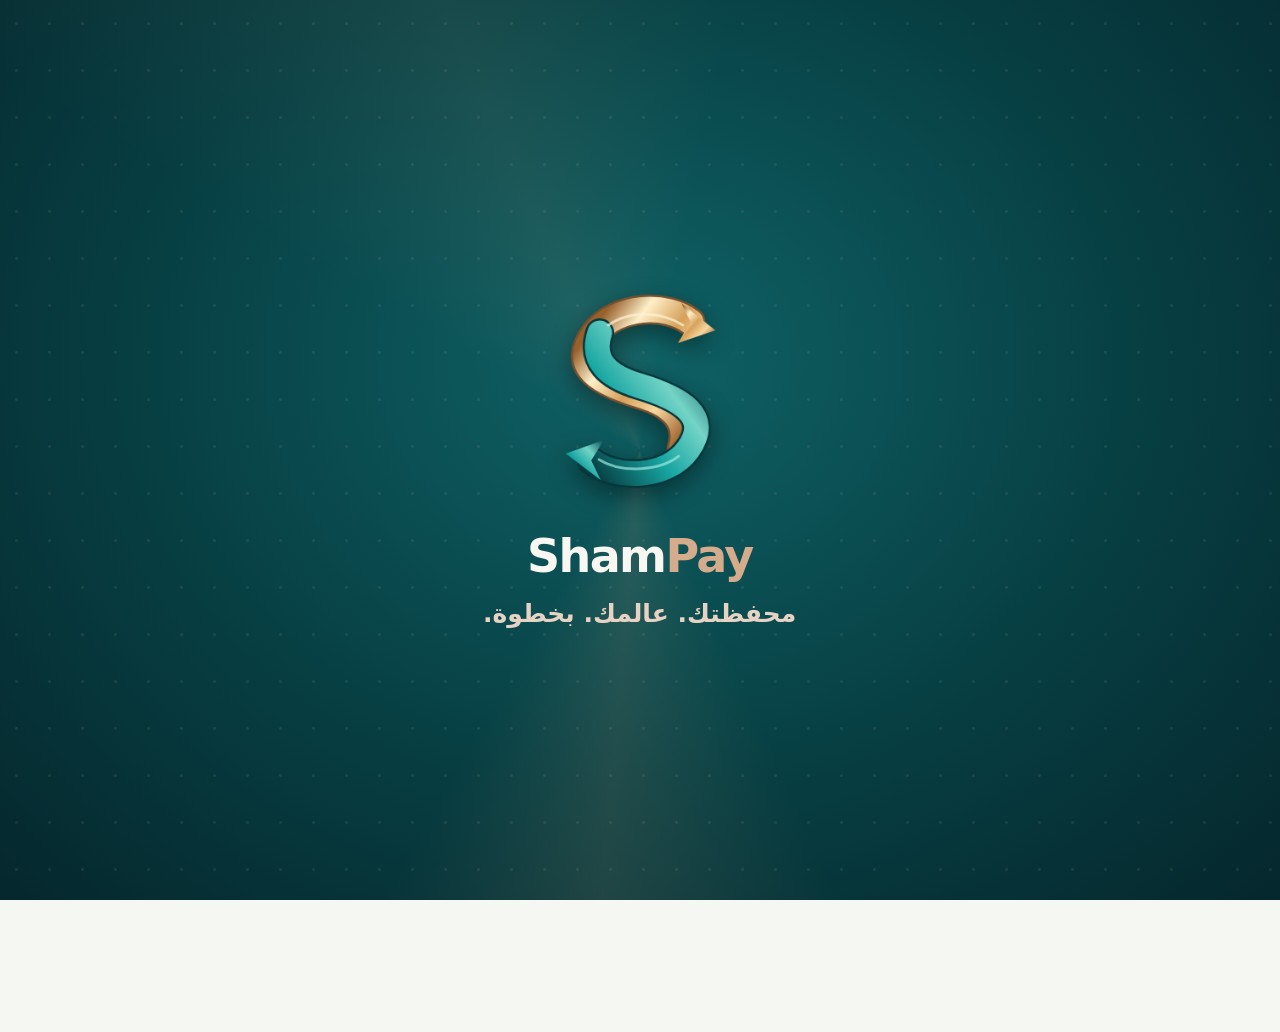
<file: index.html>
<!doctype html><html lang="ar" dir="rtl"><head><meta charset="utf-8"><meta name="viewport" content="width=device-width,initial-scale=1,viewport-fit=cover"><meta name="theme-color" content="#073F43"><meta name="apple-mobile-web-app-capable" content="yes"><title>ShamPay Premium | DEMO</title><link rel="manifest" href="./manifest.webmanifest"><link rel="icon" href="./icon.svg" type="image/svg+xml"><link rel="apple-touch-icon" href="./icon-192.png"><link rel="stylesheet" href="./style.css?v=39.1"></head><body><div id="app"><header class="header"><div class="brand"><span class="logo"><img src="./shampay-mark.svg?v=32" alt="ShamPay"></span><span>Sham<b>Pay</b></span><span class="demo">DEMO</span></div><div class="header-actions"><button id="headerNotifications" type="button" data-action="notifications" aria-label="الإشعارات" hidden></button><button id="language" aria-label="Language">EN</button><button id="theme" aria-label="Theme">☾</button></div></header><div id="notice" class="notice"></div><main id="content"><section class="boot-fallback" role="status"><h1>أهلاً بك في شام باي</h1><p>جاري تشغيل المحفظة التجريبية…</p><p class="boot-help">إذا بقيت هذه الشاشة، يرجى إعادة فتح التطبيق أو إبلاغ فريق الاختبار.</p></section></main><nav id="nav" class="nav hidden"></nav></div><div id="toast" class="toast" role="status"></div><div id="splash" class="splash" role="status" aria-label="شاشة بداية شام باي"><div class="splash-particles" aria-hidden="true"></div><svg class="splash-art flow-exact-logo" xmlns="http://www.w3.org/2000/svg" viewBox="0 0 300 300" aria-hidden="true"><defs><linearGradient id="metalGold" x1=".1" y1=".1" x2=".9" y2=".9"><stop stop-color="#98612C"/><stop offset=".23" stop-color="#FFF0C9"/><stop offset=".49" stop-color="#D6A25C"/><stop offset=".74" stop-color="#F9D79E"/><stop offset="1" stop-color="#A56B35"/></linearGradient><linearGradient id="metalTeal" x1="0" y1="1" x2="1" y2="0"><stop stop-color="#063B40"/><stop offset=".38" stop-color="#18A6A2"/><stop offset=".67" stop-color="#74D4C7"/><stop offset="1" stop-color="#064B52"/></linearGradient></defs><g class="exact-strokes" fill="none" stroke-linecap="round" stroke-linejoin="round"><g class="exact-gold"><path d="M 209 68 C 181 46 122 48 96 82 C 67 122 102 139 153 155 C 188 166 208 186 198 218" stroke="#77502F" stroke-width="35"/><path d="M 209 68 C 181 46 122 48 96 82 C 67 122 102 139 153 155 C 188 166 208 186 198 218" stroke="url(#metalGold)" stroke-width="30"/></g><g class="exact-teal"><path d="M 92 231 C 121 254 181 253 206 218 C 234 179 198 158 148 143 C 112 132 91 114 102 81" stroke="#06373C" stroke-width="34"/><path d="M 92 231 C 121 254 181 253 206 218 C 234 179 198 158 148 143 C 112 132 91 114 102 81" stroke="url(#metalTeal)" stroke-width="29"/></g></g><g class="exact-gold"><path d="M 198 46 L 238 78 L 194 93 L 209 68 Z" fill="url(#metalGold)" stroke="#B78546" stroke-width="1.5"/></g><g class="exact-teal"><path d="M 103 254 L 62 223 L 107 207 L 92 231 Z" fill="url(#metalTeal)" stroke="#0C6A6B" stroke-width="1.5"/></g><g class="exact-gold"><path d="M 112 72 C 139 53 177 57 200 72" fill="none" stroke="#FFF3D5" stroke-width="3" stroke-linecap="round" opacity=".7"/></g><g class="exact-teal"><path d="M 101 230 C 128 247 173 243 195 226" fill="none" stroke="#9FECE1" stroke-width="3" stroke-linecap="round" opacity=".7"/></g></svg><div class="splash-copy" aria-label="ShamPay، محفظتك. عالمك. بخطوة."><div class="splash-brand">Sham<span>Pay</span></div><div class="splash-motto" lang="ar" dir="rtl">محفظتك. عالمك. بخطوة.</div></div></div><script>window.addEventListener("error",function(e){var c=document.getElementById("content");if(c&&!window.__SHAMPAY_READY__){c.innerHTML="<section class=\"boot-fallback\" role=\"alert\"><h1>تعذر تشغيل ShamPay</h1><p>حدث خطأ في تحميل النسخة التجريبية. يرجى إبلاغ فريق الاختبار.</p></section>";}var s=document.getElementById("splash");if(s)s.classList.add("splash-off");});setTimeout(function(){var s=document.getElementById("splash");if(s)s.classList.add("splash-off");},5300);</script><script src="./app.js?v=39.1" defer></script><script src="./polish-v39.js?v=39.1" defer></script></body></html>
</file>
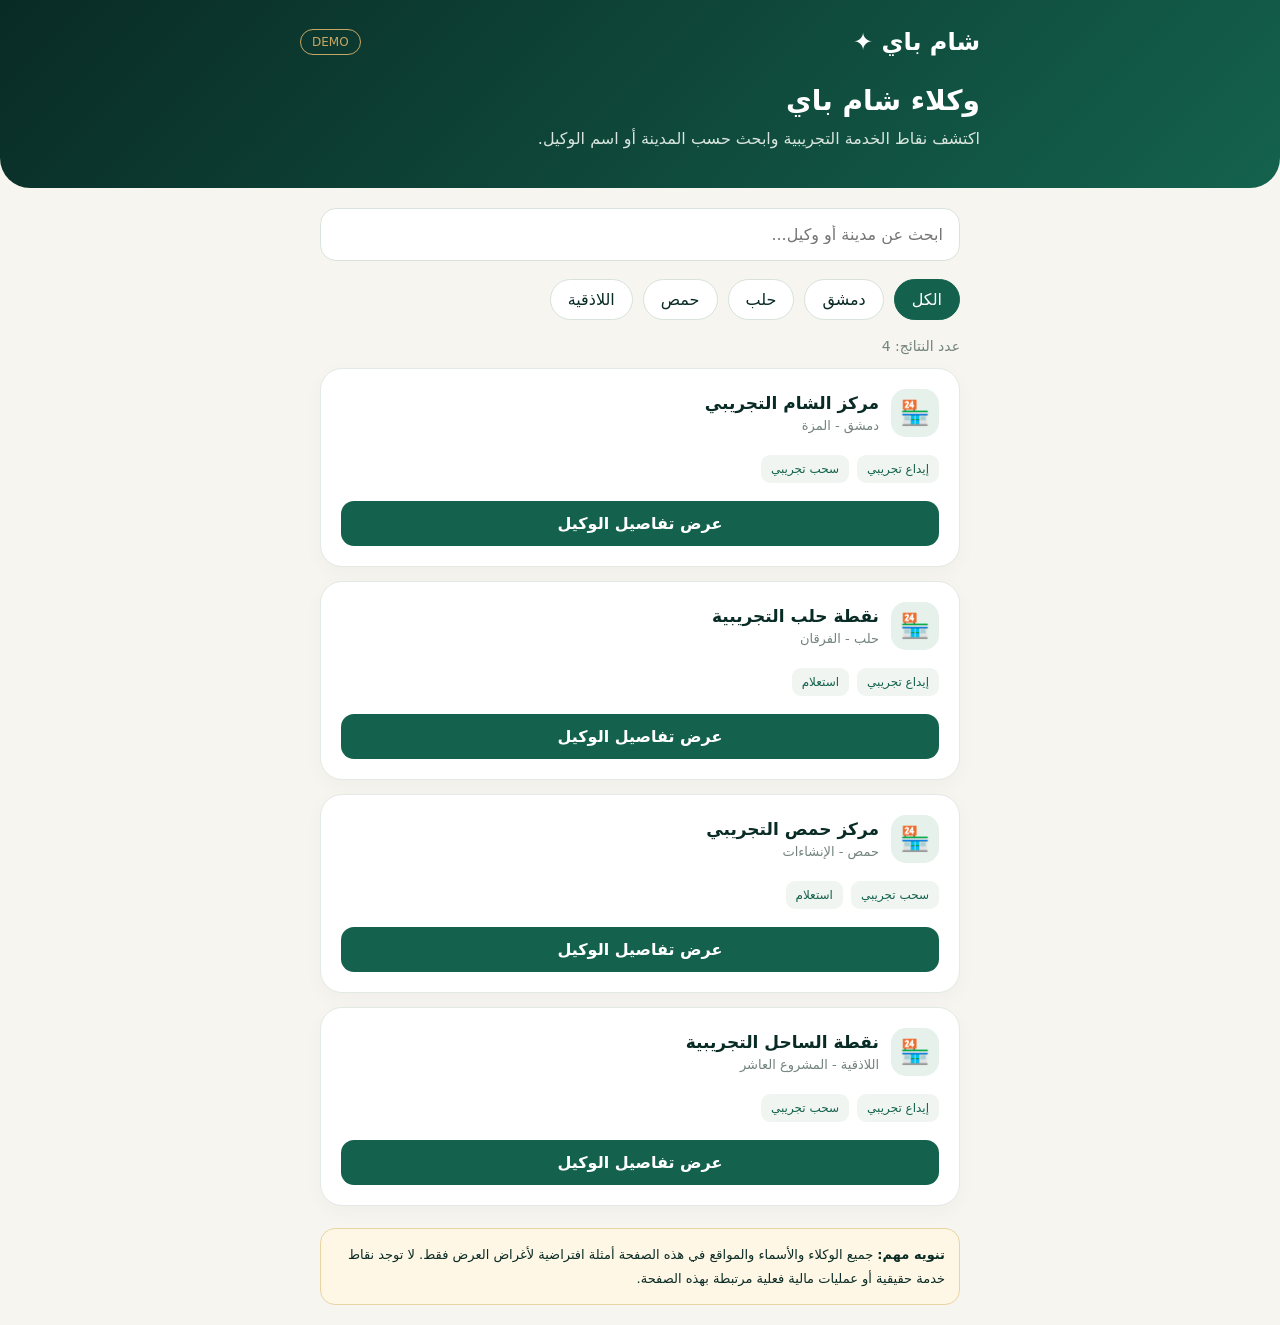
<file: agents.html>
<!DOCTYPE html>
<html lang="ar" dir="rtl">
<head>
  <meta charset="UTF-8">
  <meta name="viewport"
        content="width=device-width, initial-scale=1">
  <meta name="theme-color" content="#092B25">
  <title>وكلاء شام باي | ShamPay</title>

  <style>
    :root {
      --green: #092B25;
      --green2: #14624D;
      --gold: #C7A765;
      --ivory: #F7F5EF;
      --muted: #73837D;
    }

    * {
      box-sizing: border-box;
    }

    body {
      margin: 0;
      font-family: system-ui, -apple-system,
                   "Segoe UI", sans-serif;
      background: var(--ivory);
      color: var(--green);
    }

    header {
      background: linear-gradient(
        135deg, #092B25, #14624D
      );
      color: white;
      padding: 28px 20px 36px;
      border-radius: 0 0 30px 30px;
    }

    .container {
      max-width: 680px;
      margin: auto;
    }

    .top {
      display: flex;
      justify-content: space-between;
      align-items: center;
    }

    .logo {
      font-size: 24px;
      font-weight: 800;
    }

    .demo {
      color: var(--gold);
      border: 1px solid var(--gold);
      padding: 5px 11px;
      border-radius: 30px;
      font-size: 12px;
    }

    h1 {
      margin: 28px 0 8px;
      font-size: 28px;
    }

    header p {
      color: #D9E5DF;
      line-height: 1.7;
      margin: 0;
    }

    main {
      padding: 20px;
    }

    .search {
      width: 100%;
      padding: 16px;
      border: 1px solid #D9E3DC;
      border-radius: 16px;
      background: white;
      font: inherit;
      outline-color: var(--green2);
    }

    .filters {
      display: flex;
      gap: 10px;
      overflow-x: auto;
      padding: 18px 0;
    }

    .filter {
      white-space: nowrap;
      border: 1px solid #D7E2DB;
      border-radius: 30px;
      padding: 10px 17px;
      background: white;
      color: var(--green);
      font: inherit;
      cursor: pointer;
    }

    .filter.active {
      background: var(--green2);
      color: white;
      border-color: var(--green2);
    }

    .count {
      font-size: 14px;
      color: var(--muted);
      margin: 0 0 14px;
    }

    .agent {
      background: white;
      border: 1px solid #E3E9E4;
      border-radius: 22px;
      padding: 20px;
      margin-bottom: 14px;
      box-shadow: 0 6px 20px #092B2508;
    }

    .agent-head {
      display: flex;
      gap: 12px;
      align-items: center;
    }

    .avatar {
      width: 48px;
      height: 48px;
      display: grid;
      place-items: center;
      background: #E5F1EA;
      border-radius: 15px;
      font-size: 24px;
      flex-shrink: 0;
    }

    .agent h2 {
      font-size: 17px;
      margin: 0 0 5px;
    }

    .city {
      color: var(--muted);
      font-size: 13px;
    }

    .services {
      display: flex;
      gap: 8px;
      flex-wrap: wrap;
      margin: 18px 0;
    }

    .service {
      background: #F0F5F1;
      color: var(--green2);
      border-radius: 9px;
      padding: 7px 10px;
      font-size: 12px;
    }

    .action {
      display: block;
      text-align: center;
      text-decoration: none;
      background: var(--green2);
      color: white;
      padding: 13px;
      border-radius: 13px;
      font-weight: 700;
    }

    .notice {
      background: #FFF7E5;
      border: 1px solid #E8D4A3;
      border-radius: 15px;
      padding: 14px;
      font-size: 13px;
      line-height: 1.8;
      margin-top: 22px;
    }

    .empty {
      text-align: center;
      padding: 35px;
      color: var(--muted);
    }
  </style>
</head>

<body>

<header>
  <div class="container">
    <div class="top">
      <div class="logo">شام باي ✦</div>
      <span class="demo">DEMO</span>
    </div>

    <h1>وكلاء شام باي</h1>
    <p>
      اكتشف نقاط الخدمة التجريبية
      وابحث حسب المدينة أو اسم الوكيل.
    </p>
  </div>
</header>

<main class="container">

  <input
    id="search"
    class="search"
    type="search"
    placeholder="ابحث عن مدينة أو وكيل..."
    aria-label="البحث عن وكيل"
  >

  <div class="filters" id="filters">
    <button class="filter active"
            data-city="الكل">الكل</button>
    <button class="filter"
            data-city="دمشق">دمشق</button>
    <button class="filter"
            data-city="حلب">حلب</button>
    <button class="filter"
            data-city="حمص">حمص</button>
    <button class="filter"
            data-city="اللاذقية">اللاذقية</button>
  </div>

  <p id="count" class="count"></p>
  <section id="agents" aria-live="polite"></section>

  <div class="notice">
    <strong>تنويه مهم:</strong>
    جميع الوكلاء والأسماء والمواقع في هذه
    الصفحة أمثلة افتراضية لأغراض العرض فقط.
    لا توجد نقاط خدمة حقيقية أو عمليات مالية
    فعلية مرتبطة بهذه الصفحة.
  </div>

</main>

<script>
  "use strict";

  // بيانات افتراضية للتجربة فقط.
  const agents = [
    {
      name: "مركز الشام التجريبي",
      city: "دمشق",
      area: "المزة",
      services: ["إيداع تجريبي", "سحب تجريبي"]
    },
    {
      name: "نقطة حلب التجريبية",
      city: "حلب",
      area: "الفرقان",
      services: ["إيداع تجريبي", "استعلام"]
    },
    {
      name: "مركز حمص التجريبي",
      city: "حمص",
      area: "الإنشاءات",
      services: ["سحب تجريبي", "استعلام"]
    },
    {
      name: "نقطة الساحل التجريبية",
      city: "اللاذقية",
      area: "المشروع العاشر",
      services: ["إيداع تجريبي", "سحب تجريبي"]
    }
  ];

  let selectedCity = "الكل";

  const search = document.getElementById("search");
  const list = document.getElementById("agents");
  const count = document.getElementById("count");

  function renderAgents() {
    const query = search.value.trim().toLowerCase();

    const filtered = agents.filter(agent => {
      const matchesCity =
        selectedCity === "الكل" ||
        agent.city === selectedCity;

      const text = [
        agent.name,
        agent.city,
        agent.area
      ].join(" ").toLowerCase();

      return matchesCity && text.includes(query);
    });

    count.textContent =
      "عدد النتائج: " + filtered.length;

    list.replaceChildren();

    if (!filtered.length) {
      const empty = document.createElement("p");
      empty.className = "empty";
      empty.textContent = "لا توجد نتائج مطابقة للبحث.";
      list.appendChild(empty);
      return;
    }

    filtered.forEach(agent => {
      const card = document.createElement("article");
      card.className = "agent";

      const head = document.createElement("div");
      head.className = "agent-head";

      const avatar = document.createElement("div");
      avatar.className = "avatar";
      avatar.textContent = "🏪";

      const details = document.createElement("div");

      const title = document.createElement("h2");
      title.textContent = agent.name;

      const city = document.createElement("div");
      city.className = "city";
      city.textContent =
        agent.city + " - " + agent.area;

      details.append(title, city);
      head.append(avatar, details);

      const services = document.createElement("div");
      services.className = "services";

      agent.services.forEach(service => {
        const tag = document.createElement("span");
        tag.className = "service";
        tag.textContent = service;
        services.appendChild(tag);
      });

      const action = document.createElement("a");
      action.className = "action";
      action.href = "#";
      action.textContent = "عرض تفاصيل الوكيل";
      action.addEventListener("click", event => {
        event.preventDefault();
        alert(
          agent.name + "\n" +
          agent.city + " - " + agent.area +
          "\n\nوكيل افتراضي للعرض فقط."
        );
      });

      card.append(head, services, action);
      list.appendChild(card);
    });
  }

  search.addEventListener("input", renderAgents);

  document
    .getElementById("filters")
    .addEventListener("click", event => {
      const button = event.target.closest(
        "button[data-city]"
      );

      if (!button) return;

      selectedCity = button.dataset.city;

      document
        .querySelectorAll(".filter")
        .forEach(item => {
          item.classList.toggle(
            "active",
            item === button
          );
        });

      renderAgents();
    });

  renderAgents();
</script>

</body>
</html>
</file>
<file: style.css>
:root{--bg:#F5F7F3;--paper:#fff;--ink:#243D41;--muted:#72837b;--green:#075057;--green2:#12636A;--gold:#C29A79;--line:#e2eae5;--shadow:0 12px 32px #143c2914}*{box-sizing:border-box}html{font-family:-apple-system,BlinkMacSystemFont,"Segoe UI",Tahoma,Arial,sans-serif}body{margin:0;background:var(--bg);color:var(--ink)}body.dark{--bg:#091D23;--paper:#102B31;--ink:#f4f5ed;--muted:#a4b9ad;--green:#17664f;--green2:#208467;--line:#315044;--shadow:0 12px 32px #0004}button,input,select,textarea{font:inherit}button{cursor:pointer}button:focus-visible,input:focus-visible,select:focus-visible{outline:3px solid var(--gold);outline-offset:2px}#app{max-width:520px;min-height:100dvh;margin:auto;background:var(--bg);position:relative;padding-bottom:92px}.header{height:78px;padding:16px 20px;display:flex;align-items:center;justify-content:space-between;background:var(--paper);border-bottom:1px solid var(--line)}.brand{display:flex;align-items:center;gap:8px;font-size:23px;font-weight:800;letter-spacing:-.5px}.brand b{color:var(--gold)}.logo{display:grid;place-items:center;width:37px;height:37px;background:var(--green);color:var(--gold);border-radius:12px;font-family:Georgia,serif;font-size:25px}.demo{font-size:10px;color:var(--green);background:#e9f3e9;border:1px solid #bed9ca;padding:4px 6px;border-radius:7px;letter-spacing:1px}.header-actions{display:flex;gap:7px}.header-actions button{background:var(--bg);border:1px solid var(--line);border-radius:11px;min-width:38px;height:38px;color:var(--ink)}.notice{background:#fff6de;color:#735a24;text-align:center;font-size:11px;padding:8px 12px;border-bottom:1px solid #f2e3bd}main{padding:19px 18px 32px}.hero{background:linear-gradient(135deg,#073F43,#12676A);color:#fff;border-radius:24px;padding:24px;box-shadow:var(--shadow);position:relative;overflow:hidden}.hero:after{content:"S";position:absolute;left:-15px;bottom:-85px;font:240px Georgia;color:#ffffff0c}.eyebrow{font-size:12px;opacity:.78}.hero h1{font-size:27px;margin:9px 0 7px}.hero p{font-size:13px;line-height:1.8;color:#e4eee8;margin:0}.hero .amount{font-size:35px;font-weight:800;direction:ltr;text-align:start;margin:14px 0}.hero .amount small{font-size:15px;color:#e6d39d}.section{margin:23px 0 12px;display:flex;justify-content:space-between;align-items:center}.section h2{font-size:17px;margin:0}.section span,.subtle{font-size:12px;color:var(--muted)}.card{background:var(--paper);border:1px solid var(--line);border-radius:19px;padding:18px;margin-bottom:12px;box-shadow:var(--shadow)}.card h2,.card h3{margin:0 0 12px}.card p{line-height:1.8;font-size:13px;color:var(--muted)}.grid{display:grid;grid-template-columns:repeat(2,minmax(0,1fr));gap:11px}.tile{background:var(--paper);border:1px solid var(--line);border-radius:18px;padding:17px 10px;text-align:center;color:var(--ink);min-height:105px}.tile .symbol{display:grid;place-items:center;margin:0 auto 10px;background:#e7f1eb;color:#12636A;width:44px;height:44px;border-radius:14px;font-size:22px}.tile strong{font-size:13px}.btn{border:0;background:var(--green);color:white;border-radius:13px;padding:14px 17px;font-weight:700;width:100%;margin-top:11px}.btn.secondary{background:transparent;color:var(--green2);border:1px solid var(--green2)}.btn.gold{background:var(--gold);color:#24352c}.field{display:block;margin:14px 0;font-size:13px;font-weight:650}.field input,.field select,.field textarea{display:block;width:100%;margin-top:7px;padding:13px;border-radius:12px;border:1px solid var(--line);background:var(--bg);color:var(--ink);outline:none}.field textarea{resize:vertical;min-height:70px}.field input:focus,.field select:focus{border-color:var(--green2)}.hint{font-size:12px;color:var(--muted);line-height:1.8}.row{display:flex;align-items:center;justify-content:space-between;gap:12px}.row+.row{border-top:1px solid var(--line);padding-top:13px;margin-top:13px}.value{font-weight:800}.pill{border:1px solid var(--line);padding:7px 10px;border-radius:99px;color:var(--muted);font-size:12px}.nav{position:fixed;bottom:0;left:50%;transform:translateX(-50%);width:min(100%,520px);display:flex;justify-content:space-around;align-items:center;background:var(--paper);border-top:1px solid var(--line);padding:8px 5px max(9px,env(safe-area-inset-bottom));z-index:4}.nav button{background:none;border:0;color:var(--muted);min-width:54px;padding:4px 1px;font-size:11px}.nav button span{display:block;font-size:23px;margin-bottom:2px}.nav button.active{color:var(--green2);font-weight:800}.nav button.center span{background:var(--green);color:var(--gold);width:42px;height:42px;display:grid;place-items:center;border-radius:14px;margin:-14px auto 3px}.hidden{display:none!important}.toast{position:fixed;bottom:90px;left:50%;transform:translateX(-50%);background:#1b3d33;color:#fff;padding:12px 20px;border-radius:12px;z-index:10;display:none;max-width:90%;text-align:center}.toast.show{display:block}.qr{width:195px;height:195px;background:#fff;padding:14px;border-radius:16px;margin:15px auto;display:grid;place-items:center}.qr svg{width:100%;height:100%}.centered{text-align:center}.balance{font-size:20px;font-weight:800}.receipt{border:2px dashed var(--gold);position:relative}.watermark{font-size:35px;font-weight:900;letter-spacing:8px;color:#C29A7933;text-align:center}.step{font-size:12px;color:var(--gold);font-weight:800}.link{border:0;background:none;color:var(--green2);text-decoration:underline;padding:8px}.error{color:#ad3434;font-size:12px}.empty{text-align:center;color:var(--muted);padding:24px 10px}.account{background:#f0f5ee;border:1px solid #d6e5d8;padding:12px;border-radius:12px;color:#235345;font-size:12px;line-height:1.8}body.dark .account{background:#173b2d;color:#d3e7d9}.actions{display:flex;gap:10px}.actions>*{flex:1}.goldtext{color:var(--gold)}@media print{.header,.notice,.nav,.no-print{display:none!important}#app{padding:0}.receipt{border:1px solid #aaa}body{background:white;color:black}}
:root{--bg:#F5F7F3;--ink:#243D41;--green:#07383D;--green2:#0D5A60;--gold:#C29A79}body.dark{--green:#0D5A60}.eye{border:0;background:#ffffff22;color:white;border-radius:8px;padding:3px 9px;font-size:18px;margin-inline-start:8px}.phone-row{display:flex;align-items:end;gap:10px}.phone-row>span{white-space:nowrap;padding:13px 9px;background:var(--bg);border-radius:11px;margin-bottom:14px;border:1px solid var(--line)}.phone-row .field{flex:1;min-width:0}.otp-preview{background:#edf5ee;color:#0b4334;border:1px dashed #8bb39c;padding:16px;text-align:center;border-radius:14px;letter-spacing:2px}.otp-preview strong{font-size:25px}.kyc-grid{display:grid;grid-template-columns:repeat(3,1fr);gap:8px;margin:18px 0}.kyc-grid>div{border:1px dashed var(--line);border-radius:13px;min-height:100px;display:flex;flex-direction:column;align-items:center;justify-content:center;font-size:28px}.kyc-grid small{font-size:10px;text-align:center;padding:5px}.checkline{display:flex;align-items:start;gap:10px;line-height:1.7;font-size:12px;margin:15px 0}.checkline input{margin-top:4px}.verified{color:#157454!important;font-weight:650}.qr{width:225px;height:225px}.qr svg{image-rendering:pixelated}@media(prefers-reduced-motion:reduce){*,*:before,*:after{animation:none!important;transition:none!important}}

.splash{position:fixed;inset:0;z-index:9999;background:linear-gradient(155deg,#07383D,#0D5A60);color:#F5F7F3;display:flex;flex-direction:column;align-items:center;justify-content:center;text-align:center;gap:12px;transition:opacity .45s ease,visibility .45s ease;padding:24px}.splash.splash-off{opacity:0;visibility:hidden;pointer-events:none}.splash-mark{width:88px;height:88px;border:2px solid #C29A79;border-radius:24px;display:grid;place-items:center;color:#C29A79;font:700 58px Georgia,serif;box-shadow:0 14px 50px #0003}.splash h1{font-size:38px;letter-spacing:-1px;margin:6px 0 0}.splash h1 span{color:#C29A79}.splash p{margin:0;font-size:18px}.splash small{color:#C29A79;letter-spacing:1px}.boot-fallback{text-align:center;padding:55px 18px;line-height:1.8}.boot-help{font-size:13px;opacity:.75}
@media(prefers-reduced-motion:reduce){.splash{transition:none}}

/* ShamPay cinematic splash — standalone full-screen intro */
.splash{background:radial-gradient(ellipse at 50% 42%,#14513f 0%,#07383D 53%,#031813 100%);overflow:hidden;gap:7px;isolation:isolate}
.splash::before{content:"";position:absolute;inset:-45%;background:conic-gradient(from 30deg,transparent 0 35%,#C29A7914 43%,transparent 50% 75%,#C29A790a 85%,transparent 95%);animation:splash-turn 8s linear infinite;z-index:-1}
.splash-particles{position:absolute;inset:0;background-image:radial-gradient(circle,#e9c780 1px,transparent 2px);background-size:33px 47px;opacity:.12;animation:splash-stars 2.6s ease-in-out both;pointer-events:none}
.splash-art{width:min(72vw,290px);height:min(72vw,290px);filter:drop-shadow(0 0 14px #e2b96550)}
.splash-art path{fill:none;stroke:url(#gold);stroke-linecap:round;stroke-linejoin:round}
.splash-trail{stroke-width:5;stroke-dasharray:420;stroke-dashoffset:420;animation:splash-draw 1.5s ease-out forwards;filter:drop-shadow(0 0 7px #f4d18c)}
.splash-letter{stroke-width:16;stroke-dasharray:460;stroke-dashoffset:460;animation:splash-draw 1.6s .45s ease-in-out forwards}
.splash-leaf{stroke:#4c9b74!important;stroke-width:9;stroke-dasharray:130;stroke-dashoffset:130;animation:splash-draw .8s 1.15s ease-out forwards}
.splash-title{font-size:clamp(39px,10vw,56px);font-weight:800;letter-spacing:-2px;opacity:0;animation:splash-rise .65s 1.35s ease-out forwards}
.splash-title span{color:#C29A79}
.splash-tagline,.splash-syria,.splash small{opacity:0;animation:splash-rise .5s 1.65s ease-out forwards}
.splash-syria{font-size:14px!important;color:#e5d6b5}.splash small{font-size:12px}
.splash-progress{width:145px;height:4px;border-radius:5px;background:#ffffff26;overflow:hidden;margin:18px auto 0}.splash-progress i{display:block;width:100%;height:100%;background:#d9b979;transform:scaleX(0);transform-origin:right;animation:splash-load 2.7s linear forwards}
@keyframes splash-draw{to{stroke-dashoffset:0}}@keyframes splash-rise{from{opacity:0;transform:translateY(14px)}to{opacity:1;transform:translateY(0)}}@keyframes splash-load{to{transform:scaleX(1)}}@keyframes splash-stars{0%{opacity:0}60%{opacity:.2}100%{opacity:.1}}@keyframes splash-turn{to{transform:rotate(360deg)}}
@media(prefers-reduced-motion:reduce){.splash-art path{stroke-dashoffset:0;animation:none}.splash-title,.splash-tagline,.splash-syria,.splash small{opacity:1;animation:none}.splash-progress i{transform:none;animation:none}.splash::before,.splash-particles{animation:none}}

/* Premium login identity and reduced visual clutter */
.login-identity{text-align:center;padding:28px 12px 20px;background:linear-gradient(160deg,#fffdf7,#f5f4ed);border-radius:24px;margin-bottom:12px;position:relative;overflow:hidden}.login-monogram{font:italic 108px/1 Georgia,serif;display:inline-block;background:linear-gradient(125deg,#9c742f,#f6dc91 47%,#b88b39 80%);background-clip:text;-webkit-background-clip:text;color:transparent;filter:drop-shadow(0 7px 10px #94703224);position:relative}.login-monogram .leaf{font:22px Georgia;color:#26835b;position:absolute;right:-2px;top:9px;transform:rotate(-30deg)}.login-wordmark{font-size:34px;font-weight:850;letter-spacing:-1.6px;color:#073b2e}.login-wordmark span{color:#c4a05b}.login-identity p{font-size:14px;font-weight:600;color:#6e765f;margin:7px 0 0}body.dark .login-identity{background:linear-gradient(160deg,#153a2f,#0d251e)}body.dark .login-wordmark{color:#F5F7F3}body.dark .login-identity p{color:#c9d5ca}.splash .splash-title,.splash .splash-tagline,.splash .splash-syria,.splash small,.splash .splash-progress{display:none!important}.splash-art{width:min(82vw,350px);height:min(82vw,350px)}.splash{background:radial-gradient(ellipse at center,#14523f 0%,#052c22 65%,#031a14 100%)}.tile{min-height:118px;border-radius:22px;box-shadow:0 5px 22px #0d3b2d0a}.tile .symbol{border-radius:16px}.card{box-shadow:0 7px 26px #0d3b2d0a}.hero{background:linear-gradient(125deg,#083c31,#146b52);box-shadow:0 14px 35px #0b483b29}.btn{min-height:48px}.nav button.active{color:#13735a}

/* Premium compact mobile home and consistent line icons */
.ui-icon{width:25px;height:25px;display:block;flex:none}.tile .symbol .ui-icon{width:25px;height:25px}.quick-grid{gap:12px}.quick-grid .tile{min-height:106px;padding:15px 9px 12px;border-radius:19px;box-shadow:0 5px 18px #143c2909}.quick-grid .tile .symbol{width:40px;height:40px;margin-bottom:8px;background:var(--bg);color:var(--green2);border-radius:12px}.quick-grid .tile strong{font-size:13px}.compact-section{margin:19px 0 10px}.wallet-premium{min-height:190px;padding:20px 22px;border-radius:22px}.wallet-top{display:flex;align-items:center;justify-content:space-between;font-size:13px;opacity:.9}.wallet-top small{color:#e7d4a4}.wallet-premium .amount{font-size:clamp(29px,8vw,39px);margin:15px 0 10px;white-space:nowrap}.wallet-premium .amount small{font-size:12px;font-weight:600}.wallet-premium .wallet-name{max-width:100%;overflow:hidden;text-overflow:ellipsis;white-space:nowrap;font-size:13px}.wallet-premium .wallet-hint{font-size:11px;color:#e7d4a4;margin-top:7px}.nav button span{height:28px;display:flex;align-items:center;justify-content:center;margin-bottom:3px}.nav button span .ui-icon{width:22px;height:22px}.nav button.center span{width:40px;height:40px;margin:-12px auto 3px}.nav button.center span .ui-icon{width:23px;height:23px}.login-identity{padding:14px 12px 12px;margin-bottom:4px}.login-monogram{font-size:66px}.login-wordmark{font-size:27px}.login-identity p{font-size:12px}.notice{padding:5px 12px;font-size:10px}main{padding-top:14px}.eye{border:0;background:#ffffff20;color:white;border-radius:10px;width:32px;height:32px;display:grid;place-items:center}.eye .ui-icon{width:17px;height:17px}body.dark .quick-grid .tile .symbol{background:#204538;color:#b6d9c7}

/* v12: visible balance control beside the amount, distinct service and KYC icons */
.wallet-top{justify-content:flex-start}.balance-line{display:flex;align-items:center;justify-content:flex-start;gap:12px;position:relative;z-index:1;direction:ltr}.wallet-premium .balance-line .amount{margin:15px 0 10px;min-width:0}.balance-line .eye{flex:none;width:38px;height:38px;margin:4px 0 0;border:1px solid #ffffff50;background:#ffffff22;border-radius:12px;color:#fff;touch-action:manipulation}.balance-line .eye .ui-icon{width:21px;height:21px}.balance-line .eye:focus-visible{outline:2px solid var(--gold)}.kyc-grid{gap:10px}.kyc-grid .kyc-item{min-height:112px;border:1px solid var(--line);border-radius:16px;background:var(--bg);padding:12px 5px;gap:9px}.kyc-icon{width:43px;height:43px;border-radius:13px;display:grid;place-items:center;background:#e4efe7;color:#12604b}.kyc-icon .ui-icon{width:26px;height:26px}.kyc-grid .kyc-item small{font-size:11px;line-height:1.5;color:var(--ink)}body.dark .kyc-icon{background:#254b3d;color:#d5e7d8}.tile .symbol .ui-icon{width:27px;height:27px}

/* v13 — Ivory and champagne-gold identity */
:root{--bg:#F8F5ED;--paper:#FFFEFA;--ink:#26342F;--muted:#807665;--green:#B48B4D;--green2:#9A7136;--gold:#C29A79;--line:#E8DFCF;--shadow:0 9px 28px #7C62401A}
body.dark{--bg:#191713;--paper:#27231D;--ink:#F7F0E3;--muted:#B8AA92;--green:#C19A5C;--green2:#E0BC7A;--gold:#D8B36D;--line:#4A4033;--shadow:0 12px 30px #0005}
.header,.nav{background:var(--paper);border-color:var(--line)}.logo,.nav button.center span{background:#2A2923;color:#E8C987}.brand{color:var(--ink)}.brand b,.goldtext{color:#BF9653}.demo{background:#F6ECD8;color:#826027;border-color:#E8D5AD}body.dark .demo{background:#443720;color:#F0CF92;border-color:#786038}.notice{background:#FBF2DF;color:#745D39;border-color:#EAD9B8}body.dark .notice{background:#382D1F;color:#E9D1A4;border-color:#5C4930}
.btn{background:#9A7136;color:#fff}.btn.secondary{color:var(--green2);border-color:var(--green2)}.btn.gold{background:#D9B56E;color:#29251D}.tile,.card{border-color:var(--line);box-shadow:var(--shadow)}.tile .symbol,.quick-grid .tile .symbol,.kyc-icon{background:#F5ECDD;color:#9B743B}body.dark .tile .symbol,body.dark .quick-grid .tile .symbol,body.dark .kyc-icon{background:#403625;color:#E7C585}.nav button.active{color:var(--green2)}
.account{background:#F7F0E2;color:#67522E;border-color:#E5D7BC}body.dark .account{background:#373022;color:#E9D5AA;border-color:#5D5037}.otp-preview{background:#FCF3E2;color:#76582C;border-color:#C8A66E}.login-identity{background:linear-gradient(150deg,#FFFEFA,#EEF4EE)}.login-wordmark{color:#292E28}.login-wordmark span{color:#B98768}.login-identity p{color:#88765A}body.dark .login-identity{background:linear-gradient(145deg,#393024,#201E19)}body.dark .login-wordmark{color:#F8F0E2}
.splash{background:radial-gradient(ellipse at 50% 42%,#FFFEFA 0%,#E9F0EA 65%,#D5E5DC 100%);color:#8C682F}.splash::before{background:conic-gradient(from 30deg,transparent 0 35%,#C29A7930 43%,transparent 50% 75%,#C29A7922 85%,transparent 95%)}.splash-particles{background-image:radial-gradient(circle,#B98768 1px,transparent 2px)}.splash-art{filter:drop-shadow(0 0 12px #D5AD6860)}.splash-leaf{stroke:#B98768!important}
.hero.wallet-premium{background:linear-gradient(125deg,#FFFEFA 0%,#F0F5F0 70%,#E3ECE5 100%);color:#26362F;border:1px solid #D6E4DB;box-shadow:0 12px 32px #9A7B491C;min-height:175px;padding:21px 23px}.hero.wallet-premium::after{color:#CDAE7430;bottom:-100px;left:-4px;font-size:230px}.wallet-premium .wallet-top{font-size:12px;color:#766B58;opacity:1}.wallet-premium .wallet-top small,.wallet-premium .amount small{color:#96713A}.wallet-premium .balance-line{direction:rtl;justify-content:flex-start;gap:10px}.wallet-premium .amount{direction:ltr;font-size:clamp(24px,6.4vw,34px);font-weight:750;letter-spacing:-.6px;white-space:nowrap}.wallet-premium .balance-line .eye{width:34px;height:34px;background:#F3E6CF;border:1px solid #D4E0D9;color:#866331;border-radius:50%;margin:0}.wallet-premium .balance-line .eye .ui-icon{width:19px;height:19px}.wallet-premium .wallet-name{font-size:14px;font-weight:550;color:#2F3A33}.wallet-premium .wallet-hint{color:#9A835D;font-size:11px}.wallet-premium .demo-verified{display:inline-flex;align-items:center;gap:5px;color:#7B693F;font-size:10px;margin-inline-start:7px}.wallet-premium .demo-verified .ui-icon{width:15px;height:15px;color:#A77D39}body.dark .hero.wallet-premium{background:linear-gradient(130deg,#322A1E,#211F1A);border-color:#665136;color:#F9F0DD}body.dark .wallet-premium .wallet-name{color:#F5EBDD}body.dark .wallet-premium .wallet-top,body.dark .wallet-premium .wallet-hint{color:#D3BC94}body.dark .wallet-premium .balance-line .eye{background:#4B3B27;color:#F0D19B;border-color:#80633D}body.dark .wallet-premium .demo-verified{color:#D7BC86}

/* v14 cinematic brand reveal — ivory and gold, accessible and isolated */
.splash{gap:0!important;display:flex;flex-direction:column;align-items:center;justify-content:center;padding:24px;overflow:hidden}
.splash-art{width:min(64vw,235px)!important;height:min(64vw,235px)!important;flex:none;animation:sp-mark-settle .75s 1.7s both;will-change:transform}
.splash-copy{position:relative;z-index:2;text-align:center;display:flex;flex-direction:column;align-items:center;gap:11px;margin-top:12px;animation:sp-copy-reveal .75s 2.12s cubic-bezier(.2,.8,.2,1) both}
.splash-brand{font:800 clamp(32px,9vw,46px)/1.1 system-ui,-apple-system,'Segoe UI',sans-serif;letter-spacing:-1.6px;color:#243D41;direction:ltr}
.splash-brand span{color:#B98768}
.splash-motto{font-family:system-ui,-apple-system,'Segoe UI',Tahoma,sans-serif;font-size:clamp(19px,5.4vw,25px);font-weight:600;line-height:1.7;color:#80623D;letter-spacing:0;white-space:nowrap;animation:sp-motto-reveal .7s 2.55s both}
.splash .splash-copy,.splash .splash-brand,.splash .splash-motto{display:flex!important}
@keyframes sp-mark-settle{from{transform:translateY(26px) scale(1.07)}to{transform:translateY(-7px) scale(.94)}}
@keyframes sp-copy-reveal{from{opacity:0;transform:translateY(23px);filter:blur(6px)}to{opacity:1;transform:translateY(0);filter:blur(0)}}
@keyframes sp-motto-reveal{from{opacity:0;transform:translateY(13px)}to{opacity:1;transform:translateY(0)}}
@media(prefers-reduced-motion:reduce){.splash-art,.splash-copy,.splash-motto{animation:none!important;opacity:1!important;transform:none!important;filter:none!important}}

/* v15: staged cinematic reveal. Logo finishes before wordmark; tagline enters later. */
.splash-art{animation:sp15-mark .65s 1.85s cubic-bezier(.2,.8,.2,1) both!important}
.splash-copy{animation:none!important;opacity:1!important;transform:none!important;filter:none!important}
.splash-brand{opacity:0;animation:sp15-brand .78s 2.45s cubic-bezier(.18,.8,.2,1) forwards!important;will-change:opacity,transform,filter}
.splash-motto{opacity:0;animation:sp15-motto .85s 3.35s cubic-bezier(.2,.75,.2,1) forwards!important;will-change:opacity,transform,filter}
@keyframes sp15-mark{from{transform:translateY(22px) scale(1.04)}to{transform:translateY(-7px) scale(.94)}}
@keyframes sp15-brand{0%{opacity:0;transform:translateY(19px);filter:blur(5px)}100%{opacity:1;transform:translateY(0);filter:blur(0)}}
@keyframes sp15-motto{0%{opacity:0;transform:translateY(14px);filter:blur(3px)}100%{opacity:1;transform:translateY(0);filter:blur(0)}}
@media(prefers-reduced-motion:reduce){.splash-art,.splash-brand,.splash-motto{animation:none!important;opacity:1!important;transform:none!important;filter:none!important}}


/* v16 unified petrol, porcelain and muted copper identity */
:root{--bg:#F5F7F3;--paper:#FFFEFA;--ink:#213B40;--muted:#73878A;--green:#073F43;--green2:#12636A;--gold:#C29A79;--line:#DEE8E3;--shadow:0 12px 32px #123F4210}
body.dark{--bg:#091E24;--paper:#102C33;--ink:#EDF5F0;--muted:#A4BBBA;--green:#12636A;--green2:#70B9B1;--gold:#D3AA8B;--line:#27474D;--shadow:0 12px 32px #0003}
.header,.nav{background:var(--paper)}
.brand b,.goldtext{color:var(--gold)}
.logo{background:transparent!important;border-radius:0!important;width:40px!important;height:44px!important}
.logo img{display:block;width:100%;height:100%;object-fit:contain}
.demo{color:#12575B;background:#E5F0EB;border-color:#C4DCD3}
body.dark .demo{color:#B8E3D8;background:#173E42;border-color:#315D5B}
.notice{background:#F1F3ED;color:#5C6C66;border-color:#DDE5DC}
body.dark .notice{background:#173139;color:#C5D3CB;border-color:#27474D}
.hero:not(.wallet-premium){background:linear-gradient(130deg,#06363D,#12616A)}
.hero.wallet-premium{background:linear-gradient(135deg,#FFFEFA,#EFF5F0 65%,#DEEAE2)!important;border:1px solid #D4E4DB!important;color:#243D41!important;box-shadow:0 12px 32px #123F4214!important}
.wallet-premium .wallet-top,.wallet-premium .wallet-name{color:#36535A!important}
.wallet-premium .wallet-hint{color:#758F89!important}
.wallet-premium .amount small{color:#9B725A!important}
.wallet-premium .balance-line .eye{background:#E4EEE8!important;border-color:#CEDFD4!important;color:#145B61!important}
.wallet-premium .demo-verified{color:#39746D!important}
body.dark .hero.wallet-premium{background:linear-gradient(130deg,#16444C,#0C2B33)!important;border-color:#37636A!important;color:#F3F8F4!important}
body.dark .wallet-premium .wallet-top,body.dark .wallet-premium .wallet-name{color:#F0F7F2!important}
body.dark .wallet-premium .wallet-hint{color:#A8C8C2!important}
body.dark .wallet-premium .balance-line .eye{background:#25535A!important;color:#E4F0E8!important;border-color:#47777A!important}
.tile .symbol{background:#E5F0EB;color:#0D5A60}
body.dark .tile .symbol{background:#1C464C;color:#B2DCD2}
.account{background:#EAF3EE;color:#285D59;border-color:#D1E4D8}
body.dark .account{background:#183D43;color:#BCE2D6;border-color:#315B5D}
.otp-preview{background:#E8F2EC;color:#12565B;border-color:#9FC5BA}
.login-identity{background:linear-gradient(155deg,#FFFEFA,#EAF2EC)}
body.dark .login-identity{background:linear-gradient(155deg,#173F45,#10282F)}
.login-wordmark{color:#1C4147}.login-wordmark span{color:#C29A79}
body.dark .login-wordmark{color:#F1F6F2}
.splash{background:radial-gradient(ellipse at 50% 40%,#0F6266 0%,#073F43 55%,#05272D 100%)!important;color:#F8F7F2!important}
.splash::before{background:conic-gradient(from 30deg,transparent 0 35%,#C29A7924 43%,transparent 50% 75%,#C29A7918 85%,transparent 95%)!important}
.splash-particles{background-image:radial-gradient(circle,#E5BFA0 1px,transparent 2px)!important}
.splash-art{filter:drop-shadow(0 0 15px #D8AC8C55)!important}
.splash-brand{color:#F8F7F2!important}.splash-brand span{color:#D4AB8B!important}
.splash-motto{color:#E7D3C3!important}
.splash-leaf{stroke:#D5AC8D!important}
.splash-art path{stroke:url(#copper)!important}
.splash-art .splash-leaf{stroke:#D5AC8D!important}

/* v17: use identical S logo in login and app header; remove old typographic S and green diamond */
.login-monogram{display:flex!important;justify-content:center!important;align-items:center!important;width:112px!important;height:112px!important;margin:0 auto 5px!important;font-size:0!important;background:none!important;filter:none!important;line-height:normal!important}
.login-monogram img{display:block!important;width:112px!important;height:112px!important;object-fit:contain!important;filter:drop-shadow(0 5px 9px #81574220)}
.login-monogram .leaf{display:none!important}
.login-identity{padding:18px 12px 16px!important}
.login-wordmark{font-size:29px!important;color:#153F44!important}
.login-wordmark span{color:#B98768!important}
.login-identity p{color:#806C5D!important}
body.dark .login-wordmark{color:#F1F7F2!important}

/* v19 wallet: hierarchy, aligned eye and single consistent brand mark */
.hero.wallet-premium{min-height:218px!important;padding:20px 21px 17px!important;display:flex;flex-direction:column;gap:0;isolation:isolate}
.hero.wallet-premium::after{content:none!important;display:none!important}
.wallet-identity{display:flex;align-items:center;gap:10px;position:relative;z-index:1;min-width:0}
.wallet-avatar{width:38px;height:38px;flex:none;border-radius:50%;display:grid;place-items:center;background:#E0ECE6;color:#1D6163}
.wallet-avatar .ui-icon{width:21px;height:21px}
.wallet-person{min-width:0;flex:1;display:flex;flex-direction:column;align-items:flex-start;gap:4px}
.wallet-premium .wallet-name{font-size:15px!important;line-height:1.5;font-weight:750!important;white-space:normal!important;overflow-wrap:anywhere;max-width:100%;color:#243D41!important;margin:0!important}
.wallet-premium .demo-verified{display:inline-flex!important;align-items:center;gap:4px;font-size:10px!important;margin:0!important;color:#38756E!important;line-height:1.5}
.wallet-premium .demo-verified .ui-icon{width:14px;height:14px}
.wallet-mark{width:43px;height:53px;object-fit:contain;flex:none;opacity:.9}
.wallet-rule{height:1px;background:#CBDDD5;margin:13px 0 12px}
.wallet-premium .wallet-top{font-size:12px!important;font-weight:600;color:#647E7B!important}
.wallet-premium .balance-line{display:flex!important;flex-direction:row!important;justify-content:flex-start!important;align-items:center!important;gap:9px!important;direction:rtl!important;min-height:48px;margin-top:3px}
.wallet-premium .balance-line .amount{margin:0!important;font-size:clamp(24px,6.1vw,34px)!important;line-height:1.35!important;direction:ltr!important;display:inline-flex;align-items:baseline;gap:5px;white-space:nowrap;font-variant-numeric:tabular-nums}
.wallet-premium .balance-line .amount small{font-size:12px!important}
.wallet-premium .balance-line .eye{display:grid!important;place-items:center!important;align-self:center!important;width:32px!important;height:32px!important;min-width:32px!important;min-height:32px!important;padding:0!important;margin:0!important;transform:none!important;border-radius:50%!important}
.wallet-premium .balance-line .eye .ui-icon{width:17px!important;height:17px!important;display:block!important}
.wallet-premium .wallet-hint{font-size:10px!important;margin:6px 0 0!important;color:#708B85!important;line-height:1.6!important}
body.dark .wallet-premium .wallet-name{color:#F0F7F2!important}
body.dark .wallet-avatar{background:#25535A;color:#D2E9E0}
body.dark .wallet-rule{background:#42636A}
body.dark .wallet-premium .wallet-top,body.dark .wallet-premium .wallet-hint{color:#B6CEC6!important}
@media(max-width:360px){.wallet-premium .wallet-name{font-size:13px!important}.wallet-mark{width:34px}.wallet-premium .balance-line .amount{font-size:23px!important}}


/* v22: one geometrically consistent S mark, two distinct animated streams */
.splash .flow-s-logo{display:block!important;width:min(65vw,255px)!important;height:min(65vw,255px)!important;overflow:visible!important;opacity:1!important;transform:none!important;animation:none!important;filter:drop-shadow(0 8px 12px #0007)!important}
.flow-s-logo .flow-gold-group,.flow-s-logo .flow-teal-group{transform-origin:150px 150px;opacity:1}
.flow-s-logo .flow-gold-group{animation:gold-arrive 1.9s .1s cubic-bezier(.16,.8,.2,1) both!important}
.flow-s-logo .flow-teal-group{animation:teal-arrive 1.9s .1s cubic-bezier(.16,.8,.2,1) both!important}
.flow-s-logo .flow-track{stroke-dasharray:430!important;stroke-dashoffset:430;animation:stream-draw 1.85s .16s cubic-bezier(.22,.7,.2,1) forwards!important}
.flow-s-logo .flow-head{opacity:0;animation:head-appear .35s 1.6s ease-out forwards!important}
.flow-s-logo .flow-gold-group .flow-track{stroke:url(#metalGold)!important}
.flow-s-logo .flow-teal-group .flow-track{stroke:url(#metalTeal)!important}
@keyframes gold-arrive{0%{transform:translate(-130px,-95px) rotate(-18deg);opacity:.15}75%{opacity:1}100%{transform:none;opacity:1}}
@keyframes teal-arrive{0%{transform:translate(130px,95px) rotate(-18deg);opacity:.15}75%{opacity:1}100%{transform:none;opacity:1}}
@keyframes stream-draw{to{stroke-dashoffset:0}}
@keyframes head-appear{to{opacity:1}}
.splash-brand{opacity:0;animation:flow-brand .7s 2.4s ease-out forwards!important}
.splash-motto{opacity:0;animation:flow-brand .8s 3.2s ease-out forwards!important}
@keyframes flow-brand{from{opacity:0;transform:translateY(14px);filter:blur(3px)}to{opacity:1;transform:none;filter:none}}
.login-monogram img{width:108px!important;height:108px!important;object-fit:contain!important}
.wallet-mark{width:52px!important;height:60px!important;object-fit:contain!important}
@media(prefers-reduced-motion:reduce){.flow-s-logo *,.splash-brand,.splash-motto{animation:none!important;transform:none!important;opacity:1!important;stroke-dashoffset:0!important}}

/* v23 exact mark: splash geometry and layers copied verbatim from shampay-mark.svg.
   Only movement/opacity changes; final state is identical to the static emblem. */
.splash .flow-exact-logo{width:min(65vw,255px)!important;height:min(65vw,255px)!important;display:block!important;overflow:visible!important;transform:none!important;opacity:1!important;animation:none!important;filter:drop-shadow(0 8px 12px #0006)!important}
.splash .flow-exact-logo .exact-gold{animation:exact-gold-enter 1.9s .15s cubic-bezier(.2,.7,.2,1) both!important}
.splash .flow-exact-logo .exact-teal{animation:exact-teal-enter 1.9s .15s cubic-bezier(.2,.7,.2,1) both!important}
.splash .flow-exact-logo path{stroke-dasharray:none!important;stroke-dashoffset:0!important;animation:none!important}
.splash .flow-exact-logo path[stroke="url(#metalGold)"]{stroke:url(#metalGold)!important}
.splash .flow-exact-logo path[stroke="url(#metalTeal)"]{stroke:url(#metalTeal)!important}
.splash .flow-exact-logo path[stroke="#77502F"]{stroke:#77502F!important}
.splash .flow-exact-logo path[stroke="#06373C"]{stroke:#06373C!important}
.splash .flow-exact-logo path[stroke="#FFF3D5"]{stroke:#FFF3D5!important}
.splash .flow-exact-logo path[stroke="#9FECE1"]{stroke:#9FECE1!important}
.splash .flow-exact-logo path[fill="url(#metalGold)"]{fill:url(#metalGold)!important}
.splash .flow-exact-logo path[fill="url(#metalTeal)"]{fill:url(#metalTeal)!important}
@keyframes exact-gold-enter{0%{transform:translate(-115px,-75px) scale(.82);opacity:0}65%{opacity:1}100%{transform:none;opacity:1}}
@keyframes exact-teal-enter{0%{transform:translate(115px,75px) scale(.82);opacity:0}65%{opacity:1}100%{transform:none;opacity:1}}
@media(prefers-reduced-motion:reduce){.splash .flow-exact-logo .exact-gold,.splash .flow-exact-logo .exact-teal{animation:none!important;opacity:1!important;transform:none!important}}

/* v24 security settings */
.remember-line{display:flex;align-items:center;gap:10px;line-height:1.6;margin:14px 0;font-size:14px;cursor:pointer}.remember-line input{width:19px;height:19px;flex:none;accent-color:#0c7774}.security-controls{margin-top:18px;padding-top:12px;border-top:1px solid rgba(127,127,127,.2)}.security-controls .field{margin:16px 0}.security-controls select{width:100%}

/* v25: compact, accessible settings rows */
.settings-page{padding-bottom:12px}.settings-title{margin:23px 3px 13px}.settings-title h2{font-size:22px;font-weight:800}.settings-group{background:var(--paper);border:1px solid var(--line);border-radius:19px;overflow:hidden;margin-bottom:12px;box-shadow:0 5px 22px #0d3b2d09}.settings-item{width:100%;min-height:62px;display:flex;align-items:center;gap:14px;text-align:start;direction:inherit;padding:12px 17px;background:transparent;color:var(--ink);border:0;position:relative}.settings-item+.settings-item:before{content:"";position:absolute;inset-inline-start:56px;inset-inline-end:16px;top:0;height:1px;background:var(--line)}.settings-item:active{background:var(--bg)}.settings-item-icon{width:26px;height:26px;display:grid;place-items:center;color:var(--green2);flex:none}.settings-item-icon .ui-icon{width:23px;height:23px}.settings-item-text{font-size:15px;font-weight:650;flex:1;line-height:1.5}.settings-item-extra{font-size:11px;color:var(--muted)}.settings-chevron{font-size:25px;line-height:1;color:var(--muted);flex:none;opacity:.8}.settings-note{color:var(--muted);font-size:12px;line-height:1.7;padding:0 12px;margin:4px 0 20px}.settings-danger-group{margin-top:26px}.settings-danger-group .settings-item:last-child,.settings-danger-group .settings-item:last-child .settings-item-icon{color:#c04444}body.dark .settings-group{box-shadow:0 5px 22px #0002}@media(max-width:370px){.settings-item{padding:11px 12px;gap:10px}.settings-item-text{font-size:14px}}

/* ShamPay v28: home controls */
.header-actions{align-items:center}.header-actions #headerNotifications{position:relative;display:grid;place-items:center;padding:0;min-width:38px;height:38px;color:var(--green2)}.header-actions #headerNotifications[hidden]{display:none!important}#headerNotifications .ui-icon{width:21px;height:21px}.notification-count{position:absolute;top:-5px;inset-inline-start:-5px;min-width:17px;height:17px;border-radius:10px;background:#A43B3B;color:#fff;font-size:10px;font-weight:700;display:grid;place-items:center;padding:0 3px;border:2px solid var(--paper)}.wallet-add-funds{position:relative;z-index:2;display:inline-flex;align-items:center;justify-content:center;gap:6px;background:#155E63;color:white;border:0;border-radius:11px;padding:9px 13px;font-size:12px;font-weight:700;margin-top:8px}.wallet-add-funds .ui-icon{width:16px;height:16px}.wallet-add-funds:focus-visible{outline:2px solid #BF9653;outline-offset:3px}body.dark .wallet-add-funds{background:#B8D9D3;color:#163B40}.wallet-premium .demo-verified{font-size:10px;line-height:1.4}

/* v29 demo screens */
.qr-amount-label{width:100%;text-align:start;margin:18px 0 8px}.qr-amount-label input{width:100%;box-sizing:border-box}.activity-entry{margin-bottom:10px}.qr svg{max-width:100%;height:auto}

/* v31 — mobile tactile polish, accessible quick filters and receipt */
button, .tile, .settings-item, .card[data-action] { -webkit-tap-highlight-color: transparent; touch-action: manipulation; transition: transform 145ms ease, box-shadow 145ms ease, background-color 145ms ease, opacity 145ms ease; }
button:active, .tile:active, .settings-item:active, .card[data-action]:active { transform: scale(.975); opacity:.88; }
button:focus-visible, .tile:focus-visible, .settings-item:focus-visible { outline: 3px solid #cfa35b; outline-offset: 3px; }
.v31-filter-chips { display:flex; gap:8px; overflow-x:auto; padding:3px 1px 11px; scrollbar-width:none; -webkit-overflow-scrolling:touch; }
.v31-filter-chips::-webkit-scrollbar { display:none; }
.v31-chip { flex:0 0 auto; border:1px solid rgba(16,111,111,.24); border-radius:999px; padding:9px 14px; font-size:13px; font-weight:700; background:transparent; color:inherit; white-space:nowrap; }
.v31-chip.selected { background:#0b6264; color:white; border-color:#0b6264; box-shadow:0 3px 10px rgba(0,0,0,.10); }
.v31-receipt { border-radius:22px; box-shadow:0 12px 35px rgba(0,0,0,.08); }
.v31-success-icon { display:grid; place-items:center; width:56px; height:56px; margin:0 auto 12px; border-radius:50%; background:#e3f5e9; color:#167342; font-size:31px; font-weight:800; }
@media (prefers-reduced-motion:reduce) { button,.tile,.settings-item,.card[data-action] { transition:none !important; } button:active,.tile:active,.settings-item:active,.card[data-action]:active { transform:none !important; } }
@media print { .v31-receipt { box-shadow:none; } }

/* v32 Premium Identity: decorative motion only; respect accessibility */
.header .brand .logo { position:relative; overflow:hidden; isolation:isolate; box-shadow: inset 0 1px 2px rgba(255,255,255,.2),0 3px 12px rgba(0,0,0,.14); }
.header .brand .logo::after { content:""; position:absolute; inset:0; pointer-events:none; background:linear-gradient(110deg,transparent 24%,rgba(255,255,255,.05) 38%,rgba(255,250,219,.42) 50%,rgba(255,255,255,.05) 62%,transparent 76%); transform:translateX(-140%); animation:v32-logo-shimmer 1.5s ease-out .35s 1 both; }
@keyframes v32-logo-shimmer { to { transform:translateX(140%); } }
.v32-cards-intro { color:var(--muted,#667); line-height:1.65; margin:0 0 18px; }
.v32-metal-card { position:relative; overflow:hidden; display:flex; flex-direction:column; justify-content:space-between; min-height:220px; padding:22px; margin:0 0 18px; border-radius:22px; box-shadow:0 12px 28px rgba(0,0,0,.18),inset 0 1px 1px rgba(255,255,255,.6); color:#fff; direction:ltr; text-align:left; isolation:isolate; }
.v32-metal-card::before {content:"";position:absolute;inset:0;background:linear-gradient(118deg,transparent 20%,rgba(255,255,255,.24) 39%,transparent 50%,rgba(0,0,0,.13) 73%,transparent 90%);pointer-events:none;z-index:-1;}
.v32-gold-card {background:linear-gradient(135deg,#76501e 0%,#c59c54 27%,#80602b 55%,#e0bd7a 80%,#8e662b 100%);}
.v32-silver-card {background:linear-gradient(135deg,#475861 0%,#a7b6bb 26%,#5a6c74 56%,#d2dce0 82%,#647981 100%);}
.v32-card-top,.v32-card-bottom{display:flex;justify-content:space-between;align-items:flex-start;gap:12px}.v32-card-top strong{font-size:22px;letter-spacing:-.7px}.v32-card-top strong span{color:#fff0c6}.v32-card-contactless{font-size:24px;opacity:.9}.v32-card-chip{width:42px;height:29px;border:1px solid rgba(255,255,255,.65);border-radius:7px;background:linear-gradient(120deg,rgba(255,255,255,.5),rgba(255,255,255,.08));margin-top:12px}.v32-card-number{font-size:clamp(17px,5vw,23px);font-weight:700;letter-spacing:2px;white-space:nowrap;margin:18px 0}.v32-card-bottom{align-items:flex-end}.v32-card-bottom div{display:flex;flex-direction:column;gap:4px;min-width:0}.v32-card-bottom small{font-size:10px;opacity:.85}.v32-card-bottom strong{font-size:13px;overflow-wrap:anywhere}.v32-card-demo{font-size:10px;letter-spacing:.6px;white-space:nowrap;background:rgba(0,0,0,.2);padding:6px;border-radius:5px}.v32-card-disclaimer{line-height:1.7}
@media(prefers-reduced-motion:reduce){.header .brand .logo::after{animation:none;display:none}}

/* v33: Services — distinct SVGs, quiet metallic edging, balanced mobile grid. */
.services-grid{display:grid;grid-template-columns:repeat(2,minmax(0,1fr));gap:clamp(10px,3vw,14px);align-items:stretch}
.services-grid .tile{display:flex;flex-direction:column;align-items:center;justify-content:center;gap:12px;min-width:0;min-height:132px;padding:18px 9px 16px;border:1px solid rgba(184,145,78,.30);border-radius:22px;background:var(--paper);box-shadow:0 5px 16px rgba(13,55,49,.055),0 1px 2px rgba(129,96,46,.045);color:var(--ink);-webkit-tap-highlight-color:transparent;transition:transform .16s ease,border-color .16s ease,box-shadow .16s ease,background-color .16s ease}
.services-grid .tile .symbol{width:51px;height:51px;flex:none;margin:0;display:grid;place-items:center;border-radius:16px;background:linear-gradient(145deg,#f4f5ed,#e8efe9);color:#125d61;box-shadow:inset 0 1px 0 rgba(255,255,255,.8),0 2px 6px rgba(13,55,49,.04)}
.services-grid .tile .symbol .ui-icon{width:28px;height:28px;stroke-width:1.85}
.services-grid .tile strong{font-size:clamp(12px,3.6vw,14px);font-weight:700;line-height:1.45;overflow-wrap:anywhere;text-align:center}
.services-grid .tile:active{transform:scale(.975);border-color:rgba(183,139,64,.70);background:var(--paper);box-shadow:0 2px 9px rgba(13,55,49,.05)}
.services-grid .tile:focus-visible{outline:3px solid #cfa35b;outline-offset:3px}
body.dark .services-grid .tile{border-color:rgba(216,183,116,.28);box-shadow:0 6px 18px rgba(0,0,0,.16)}
body.dark .services-grid .tile .symbol{background:linear-gradient(145deg,#20484b,#15383b);color:#d8bd83;box-shadow:inset 0 1px 0 rgba(255,255,255,.06)}
@media(max-width:360px){.services-grid{gap:9px}.services-grid .tile{min-height:120px;padding:13px 6px;gap:9px}.services-grid .tile .symbol{width:46px;height:46px}}
@media(prefers-reduced-motion:reduce){.services-grid .tile{transition:none}.services-grid .tile:active{transform:none}}

/* v34: transfers and transaction record visual consistency */
.grid:not(.services-grid) .tile{border:1px solid rgba(188,151,83,.27);box-shadow:0 7px 22px rgba(12,59,53,.055)}
.grid:not(.services-grid) .tile .symbol{background:linear-gradient(145deg,#edf3ee,#e3eee8);color:#145e61}
.grid:not(.services-grid) .tile .symbol .ui-icon{width:29px;height:29px}
.v34-tx{align-items:center;gap:12px;border-color:rgba(188,151,83,.22);box-shadow:0 5px 18px rgba(14,60,52,.045)}
.v34-tx-info{min-width:0;flex:1}.v34-tx-info strong{overflow-wrap:anywhere}.v34-ref{font-size:10px;letter-spacing:.02em;opacity:.65;overflow-wrap:anywhere;margin-top:5px;text-align:start}.v34-tx-value{text-align:end;flex-shrink:0}.v34-positive{color:#18785b}
.v34-demo-receive{border:1px solid rgba(188,151,83,.3);box-shadow:0 7px 22px rgba(14,60,52,.05)}.v34-demo-receive h3{margin:0 0 8px}
body.dark .grid:not(.services-grid) .tile,body.dark .v34-tx,body.dark .v34-demo-receive{border-color:rgba(216,183,116,.26)}
body.dark .grid:not(.services-grid) .tile .symbol{background:#20484b;color:#d8bd83}
body.dark .v34-positive{color:#87d9ae}
@media(max-width:360px){.v34-tx{gap:8px}.v34-ref{font-size:9px}}

/* v35 · ShamPay Liquid Glass navigation — iOS PWA optical approximation */
#app{padding-bottom:calc(108px + env(safe-area-inset-bottom,0px))}
.nav{position:fixed;left:50%;bottom:calc(8px + env(safe-area-inset-bottom,0px));transform:translateX(-50%);width:min(calc(100% - 22px),500px);min-height:78px;padding:7px 5px;display:flex;align-items:stretch;justify-content:space-between;gap:0;border:1px solid rgba(240,220,176,.3);border-radius:29px;background:linear-gradient(165deg,rgba(68,77,76,.87),rgba(13,28,31,.93) 44%,rgba(7,26,30,.94));-webkit-backdrop-filter:blur(26px) saturate(175%);backdrop-filter:blur(26px) saturate(175%);box-shadow:inset 0 1px 1px rgba(255,255,255,.28),inset 0 -1px 0 rgba(0,0,0,.35),0 13px 36px rgba(0,18,22,.32),0 3px 12px rgba(0,0,0,.16);isolation:isolate;overflow:hidden;z-index:20}
.nav::before{content:'';position:absolute;inset:0;border-radius:inherit;pointer-events:none;background:linear-gradient(112deg,rgba(255,255,255,.16),transparent 28%,transparent 72%,rgba(214,181,113,.13));z-index:0}
.nav button{position:relative;z-index:2;flex:1 1 20%;min-width:0;min-height:64px;border:0;background:transparent!important;color:rgba(231,239,236,.72)!important;border-radius:23px;display:flex;flex-direction:column;align-items:center;justify-content:center;gap:3px;padding:7px 1px 5px;font-size:10px;font-weight:550;line-height:1.15;-webkit-tap-highlight-color:transparent;touch-action:manipulation;transition:color .24s ease,transform .28s cubic-bezier(.2,.8,.2,1)}
.nav button .v35-tab-icon{width:30px;height:30px;display:grid;place-items:center;margin:0!important;background:none!important;color:inherit!important;border-radius:0!important;transition:transform .38s cubic-bezier(.2,.8,.2,1),filter .3s ease}
.nav button .v35-tab-icon .ui-icon{width:25px;height:25px;stroke-width:1.85}
.nav button .v35-tab-label{display:block;height:auto;margin:0!important;font-size:10px;white-space:nowrap;color:inherit!important}
.nav button.active{color:#F4D89E!important;font-weight:750}
.nav button.active .v35-tab-icon{transform:scale(1.12);filter:drop-shadow(0 0 6px rgba(244,209,139,.38))}
.nav button:active .v35-tab-icon{transform:scale(.93)}
.nav button:focus-visible{outline:2px solid #f2d49a;outline-offset:-3px}
.nav button.center .v35-tab-icon{width:30px;height:30px;margin:0!important;background:none!important;border:0}
.v35-liquid-lens{position:absolute;top:6px;left:50%;width:calc((100% - 10px)/5 - 3px);height:calc(100% - 12px);border-radius:22px;pointer-events:none;z-index:1;transform:translateX(-50%);background:radial-gradient(ellipse at 24% 10%,rgba(255,255,255,.43),transparent 42%),linear-gradient(140deg,rgba(224,244,236,.24),rgba(171,211,207,.07) 44%,rgba(194,158,98,.2) 92%);border:1px solid rgba(246,235,208,.45);box-shadow:inset 1px 2px 2px rgba(255,255,255,.35),inset -2px -3px 4px rgba(0,0,0,.2),0 2px 12px rgba(0,0,0,.2),0 0 14px rgba(210,184,127,.13);-webkit-backdrop-filter:blur(9px) saturate(190%);backdrop-filter:blur(9px) saturate(190%);will-change:transform}
.v35-liquid-lens::before{content:'';position:absolute;inset:0;border-radius:inherit;border:1px solid rgba(255,255,255,.24);background:conic-gradient(from 208deg at 52% 47%,transparent 0deg,rgba(154,231,219,.22) 65deg,transparent 115deg,rgba(248,218,160,.28) 235deg,transparent 310deg);opacity:.72;mix-blend-mode:screen;pointer-events:none}
.v35-lens-core{position:absolute;inset:3px;border-radius:19px;box-shadow:inset 0 1px 2px rgba(255,255,255,.18),inset 0 -2px 4px rgba(0,0,0,.2);background:linear-gradient(155deg,rgba(255,255,255,.1),transparent 55%,rgba(223,192,130,.08))}
body.dark .nav{background:linear-gradient(160deg,rgba(46,64,63,.9),rgba(5,19,23,.96));border-color:rgba(235,206,150,.34)}
@supports not ((-webkit-backdrop-filter:blur(2px)) or (backdrop-filter:blur(2px))){.nav{background:#14272b}.v35-liquid-lens{background:linear-gradient(145deg,#3c5655,#223c3d)}}
@media(max-width:360px){.nav{width:calc(100% - 12px);border-radius:24px}.nav button .v35-tab-label{font-size:9px}.nav button .v35-tab-icon .ui-icon{width:23px;height:23px}}
@media(prefers-reduced-motion:reduce){.nav button,.nav button .v35-tab-icon{transition:none}.v35-liquid-lens{will-change:auto}}
@media print{.nav{display:none!important}}

/* v35.1 — compact, bottom-anchored liquid glass; no content obscured */
#app{padding-bottom:calc(102px + env(safe-area-inset-bottom,0px))}
.nav{
  bottom:calc(4px + env(safe-area-inset-bottom,0px));
  width:min(calc(100% - 20px),500px);
  height:64px;min-height:0;max-height:64px;
  padding:4px 5px;
  border-radius:22px;
  align-items:center;
  overflow:hidden;
}
.nav button{
  min-height:0;height:54px;
  padding:4px 1px 3px;
  gap:2px;
  border-radius:17px;
}
.nav button .v35-tab-icon{
  width:26px;height:26px;
}
.nav button .v35-tab-icon .ui-icon{
  width:23px;height:23px;
}
.nav button .v35-tab-label{
  font-size:10px;line-height:1.15;
}
.nav button.center .v35-tab-icon{
  width:26px;height:26px;
}
.v35-liquid-lens{
  top:4px;height:calc(100% - 8px);
  border-radius:18px;
}
.v35-lens-core{border-radius:15px}
@media(max-width:360px){
  .nav{width:calc(100% - 12px);height:60px;max-height:60px;border-radius:20px}
  .nav button{height:50px}
  .nav button .v35-tab-icon .ui-icon{width:21px;height:21px}
}

/* v35.2 — fixed bottom navigation + genuine scroll clearance.
   Padding must be on the scrolling CONTENT, not only #app. */
html { scroll-padding-bottom: calc(156px + env(safe-area-inset-bottom, 0px)); }
body { min-height: 100%; }
#app { padding-bottom: 0; min-height: 100dvh; }
#content {
  display: flow-root;
  padding-bottom: calc(156px + env(safe-area-inset-bottom, 0px));
  scroll-margin-bottom: calc(156px + env(safe-area-inset-bottom, 0px));
}
#content > :last-child { margin-bottom: 0; }
.nav {
  position: fixed;
  left: 0;
  right: 0;
  bottom: 0;
  top: auto;
  margin-inline: auto;
  transform: none;
  z-index: 1000;
  width: min(calc(100% - 20px), 500px);
  height: 64px;
  max-height: 64px;
  padding: 4px 5px;
  /* Keep glass design; reserve iPhone safe-area inside the bottom placement. */
  margin-bottom: env(safe-area-inset-bottom, 0px);
}
.toast { bottom: calc(86px + env(safe-area-inset-bottom, 0px)); }
@media (max-width: 360px) {
  .nav { width: calc(100% - 12px); height: 60px; max-height: 60px; }
}
@media print {
  #content { padding-bottom: 0; }
}

/* v35.3: iPhone Safari / standalone PWA fixed navigation and bottom clearance */
:root { --sp-nav-height: 64px; --sp-nav-clearance: 176px; }
html { scroll-padding-bottom: calc(var(--sp-nav-clearance) + env(safe-area-inset-bottom, 0px)); }
#app { padding-bottom: 0 !important; min-height: 100dvh; }
#content { box-sizing: border-box; min-height: 0; padding-bottom: calc(var(--sp-nav-clearance) + env(safe-area-inset-bottom, 0px)) !important; }
.nav { position: fixed !important; inset: auto 0 0 0 !important; margin: 0 auto env(safe-area-inset-bottom, 0px) !important; transform: none !important; z-index: 1000 !important; height: var(--sp-nav-height); max-height: var(--sp-nav-height); }
@media (max-width: 360px) { :root { --sp-nav-height: 60px; } }
@media print { #content { padding-bottom: 0 !important; } }

/* v36 Premium Auth: hierarchy, accessible single-input six-cell PIN, mock KYC */
.auth-card .btn.auth-primary{
 display:block;width:100%;background:linear-gradient(120deg,#9d7437,#e0bf7d 52%,#a17a3e)!important;
 color:#241d11!important;border:1px solid #c5a062!important;
 box-shadow:0 9px 22px rgba(145,100,42,.22),inset 0 1px rgba(255,255,255,.4);
 font-weight:800;min-height:50px;border-radius:15px;margin-top:14px;
}
.auth-card .btn.auth-outline{
 display:block;width:100%;background:rgba(190,159,103,.065)!important;
 border:1px solid rgba(183,145,76,.6)!important;color:var(--ink)!important;
 box-shadow:inset 0 1px rgba(255,255,255,.14);min-height:48px;border-radius:15px;
}
.auth-text-link{
 display:block;margin:12px auto 14px;border:0;background:transparent;
 color:var(--green2);font-size:13px;text-decoration:underline;
 text-underline-offset:4px;padding:9px 12px;
}
body.dark .auth-text-link{color:#e5c88b}
.pin-matrix-label{display:block;margin:15px 0 9px;font-size:13px;font-weight:700;color:var(--ink)}
.pin-matrix{position:relative;display:grid;grid-template-columns:repeat(6,minmax(0,1fr));gap:clamp(5px,2vw,10px);direction:ltr;isolation:isolate;min-height:53px;margin-bottom:14px}
.pin-cell{height:53px;border:1px solid rgba(170,137,75,.4);border-radius:12px;background:var(--paper);box-shadow:inset 0 1px 3px rgba(0,0,0,.025);display:grid;place-items:center;font-size:26px;font-weight:800;color:var(--ink);transition:background .16s,border-color .16s,box-shadow .16s}
.pin-cell.filled{border-color:#bc985b;background:linear-gradient(150deg,rgba(228,202,147,.24),rgba(182,146,76,.08));box-shadow:0 0 0 1px rgba(190,153,84,.12),inset 0 1px rgba(255,255,255,.2)}
.pin-matrix.focused .pin-cell.current{border-color:#c7a060;box-shadow:0 0 0 2px rgba(195,158,88,.2)}
.pin-matrix-input{position:absolute!important;inset:0!important;width:100%!important;height:100%!important;z-index:2!important;opacity:.015!important;cursor:text!important;border:0!important;box-shadow:none!important;letter-spacing:0!important;font-size:16px!important;direction:ltr}
.pin-matrix-input:focus{outline:none!important}
.pin-matrix:focus-within{outline:2px solid rgba(197,161,95,.25);outline-offset:3px;border-radius:12px}
.kyc-grid{display:grid;grid-template-columns:repeat(3,minmax(0,1fr));gap:9px}
.kyc-grid .kyc-action{position:relative;overflow:hidden;min-width:0;min-height:136px;padding:13px 7px;border:1px solid rgba(186,150,86,.36);border-radius:16px;background:var(--paper);color:var(--ink);display:flex;flex-direction:column;align-items:center;justify-content:center;gap:9px;box-shadow:0 5px 16px rgba(27,49,42,.07)}
.kyc-action .kyc-icon{display:grid;place-items:center;flex:none}
.kyc-action small{font-size:11px;line-height:1.4;overflow-wrap:anywhere}
.kyc-action .kyc-status{font-size:10px;color:var(--muted);line-height:1.35}
.kyc-action.kyc-done{background:linear-gradient(150deg,rgba(18,133,98,.16),rgba(17,104,85,.07));border-color:#24976e;box-shadow:0 0 0 1px rgba(24,141,99,.12)}
.kyc-action.kyc-done .kyc-status{color:#19835c;font-weight:800}
body.dark .kyc-action.kyc-done .kyc-status{color:#72e6b6}
.kyc-action .kyc-scan-line{display:none;position:absolute;left:8%;right:8%;top:0;height:2px;background:#58dfb0;box-shadow:0 0 12px #58dfb0}
.kyc-action.kyc-scanning .kyc-scan-line{display:block;animation:kyc-scan 950ms linear 1}
@keyframes kyc-scan{from{top:8%}to{top:90%}}
@media(max-width:355px){.pin-cell{height:46px;border-radius:9px}.kyc-grid{gap:5px}.kyc-grid .kyc-action{padding:10px 4px}}
@media(prefers-reduced-motion:reduce){.kyc-action.kyc-scanning .kyc-scan-line{animation:none;top:50%}.pin-cell{transition:none}}

/* v37: registration flow refinement */
.signup-intro{display:flex;align-items:center;justify-content:space-between;gap:12px;flex-wrap:wrap;margin-bottom:15px}.signup-intro p{font-size:12px;color:var(--muted);margin:0;flex:1;min-width:145px}.demo-autofill{border:1px solid rgba(176,139,69,.55);border-radius:12px;background:linear-gradient(135deg,rgba(222,188,119,.22),rgba(222,188,119,.06));color:var(--ink);padding:10px 12px;font-weight:700;font-size:12px;cursor:pointer}
.float-field{display:block;position:relative;margin:0 0 16px;min-height:64px}.float-field input{width:100%;min-height:64px;padding:25px 16px 9px!important;border-radius:15px!important;box-sizing:border-box}.float-field>span{position:absolute;right:16px;top:20px;color:var(--muted);font-size:14px;pointer-events:none;transition:transform .18s,top .18s,font-size .18s,color .18s;transform-origin:right center}.float-field input:focus+span,.float-field input:not(:placeholder-shown)+span{top:8px;font-size:11px;color:#98753b}.float-field input:focus{border-color:#b88f4b!important;box-shadow:0 0 0 3px rgba(187,145,76,.13)!important}.signup-phone .float-field{flex:1;min-width:0;margin:0}.signup-phone .float-field input{min-width:0}.select-field select{border-radius:15px!important}
.otp-copy{display:flex!important;width:100%;align-items:center;justify-content:center;flex-wrap:wrap;gap:8px;cursor:pointer;border:1px dashed rgba(29,126,108,.48)!important;font-family:inherit}.otp-copy span{font-size:11px;color:var(--muted);width:100%}.otp-label{display:block;font-weight:700;margin:17px 0 10px}.otp-matrix{display:grid;grid-template-columns:repeat(4,minmax(0,1fr));gap:12px;margin:0 0 18px;direction:ltr}.otp-digit{width:100%;height:65px;text-align:center;font-size:26px;font-weight:800;box-sizing:border-box;border-radius:15px!important;border:1px solid rgba(172,147,102,.4)!important;background:var(--paper)!important;color:var(--ink)!important;direction:ltr}.otp-digit:focus{outline:none;border-color:#c69c51!important;box-shadow:0 0 0 3px rgba(198,156,81,.19)!important}.otp-digit-filled{background:linear-gradient(130deg,rgba(205,173,109,.19),rgba(49,134,110,.06))!important}.otp-ttl{margin:15px 0 21px}.otp-ttl-top{display:flex;justify-content:space-between;align-items:center;font-size:12px;color:var(--muted);margin-bottom:8px}.otp-ttl-top strong{font-variant-numeric:tabular-nums;color:var(--ink)}.otp-ttl-track{height:8px;overflow:hidden;border-radius:99px;background:rgba(133,149,140,.18);direction:ltr}.otp-ttl-progress{height:100%;border-radius:99px;background:linear-gradient(90deg,#c19a52,#2f9b7c);transition:width .25s linear,background .3s}.otp-ttl-progress.otp-ttl-low{background:linear-gradient(90deg,#b94b49,#e2a04d)}
@media(max-width:355px){.otp-matrix{gap:7px}.otp-digit{height:56px}}
@media(prefers-reduced-motion:reduce){.float-field>span,.otp-ttl-progress{transition:none}}

/* v38 Fintech Suite: glass sheets, notification drawer, QR hub, theme transitions */
body,#app,.card,.nav,.hero,.header,.btn,input,select{transition:background-color .25s ease,color .25s ease,border-color .25s ease,box-shadow .25s ease}
.sp38-sheet-backdrop,.sp38-notif-backdrop{position:fixed;inset:0;z-index:3000;background:rgba(4,17,17,.55);backdrop-filter:blur(8px);-webkit-backdrop-filter:blur(8px);display:flex;align-items:flex-end;justify-content:center}
.sp38-sheet{width:min(100%,520px);max-height:92dvh;overflow:auto;background:rgba(249,250,247,.96);border:1px solid rgba(196,162,103,.5);border-radius:26px 26px 0 0;padding:16px 22px calc(24px + env(safe-area-inset-bottom,0px));box-shadow:0 -16px 60px rgba(0,0,0,.2);animation:sp38Rise .28s ease-out}
.sp38-grip{height:5px;width:46px;border-radius:9px;background:#b3bcb7;margin:0 auto 16px}
.sp38-sheet-title{display:flex;align-items:center;justify-content:space-between;gap:12px}
.sp38-sheet-title h2,.sp38-sheet-title h3{margin:4px 0 12px}
.sp38-close{background:rgba(127,137,127,.13);color:inherit;border:0;border-radius:50%;width:36px;height:36px;font-size:25px;flex:none}
.sp38-link{display:block;margin:12px auto 0;padding:12px;background:transparent;border:0;color:inherit;text-decoration:underline}
.sp38-notif-backdrop{align-items:flex-start;justify-content:flex-end}
.sp38-notif-panel{width:min(100%,430px);max-height:82dvh;overflow:auto;background:rgba(249,250,247,.97);border:1px solid rgba(196,162,103,.4);border-radius:0 0 0 24px;padding:calc(18px + env(safe-area-inset-top,0px)) 17px 18px;box-shadow:0 12px 55px rgba(0,0,0,.2);animation:sp38Rise .24s ease-out}
.sp38-notif-tools{display:flex;gap:8px}.sp38-notif-tools .btn{min-width:0;flex:1;padding:10px 4px;font-size:12px}
.sp38-notif-list{max-height:62dvh;overflow:auto}.sp38-notif{display:flex;justify-content:space-between;gap:12px;align-items:center;padding:14px 9px;border-bottom:1px solid rgba(132,150,140,.2)}
.sp38-notif.unread{border-inline-start:3px solid #b99557;background:rgba(181,151,85,.07)}.sp38-notif strong{font-size:13px}.sp38-notif small{display:block;color:#7d8c89;margin-top:5px;font-size:11px}
.sp38-notif button{border:1px solid rgba(120,145,133,.3);border-radius:9px;background:transparent;color:inherit;padding:7px 10px;margin-inline-start:3px}
.sp38-tabs{display:grid;grid-template-columns:1fr 1fr;gap:7px;background:rgba(124,145,136,.1);border-radius:16px;padding:5px;margin:0 18px 16px}
.sp38-tabs button{border:0;border-radius:12px;padding:13px 6px;background:transparent;color:inherit;font-weight:700}.sp38-tabs button.selected{background:linear-gradient(115deg,#b78d4a,#dfbf80);color:#1f2924;box-shadow:0 4px 12px rgba(134,98,43,.16)}
.sp38-qr-warning{margin:18px 20px 12px;text-align:center}
body.dark .sp38-sheet,body.dark .sp38-notif-panel{background:rgba(12,30,31,.97);color:#f0f2ec;border-color:rgba(210,175,110,.3)}
body.dark .sp38-notif.unread{background:rgba(188,151,82,.12)}
@keyframes sp38Rise{from{opacity:.5;transform:translateY(24px)}to{opacity:1;transform:translateY(0)}}
@media(prefers-reduced-motion:reduce){.sp38-sheet,.sp38-notif-panel{animation:none}body,#app,.card,.nav,.hero,.header,.btn,input,select{transition:none}}

/* v39: reduced-motion-safe polish and demo tools */
.balance-line .amount,.v30-filters input,input[inputmode="numeric"],.tx-amount,.amount,.receipt-amount{font-variant-numeric:tabular-nums lining-nums;font-feature-settings:"tnum" 1; }
#sp39-status{position:fixed;top:calc(env(safe-area-inset-top,0px) + 58px);left:12px;z-index:80;font-size:10px;padding:5px 9px;border-radius:99px;background:rgba(9,91,77,.86);color:white;box-shadow:0 3px 16px #0002;pointer-events:none}#sp39-status.offline{background:#9b542c;font-size:11px}
#sp39-launch{position:fixed;bottom:calc(env(safe-area-inset-bottom,0px) + 103px);left:12px;z-index:95;border:1px solid #c5a36880;border-radius:50%;width:40px;height:40px;background:rgba(11,63,65,.85);color:#f4d6a1;backdrop-filter:blur(15px);box-shadow:0 8px 22px #0004;font-size:21px}#sp39-launch[hidden],#sp39-tools[hidden]{display:none!important}
#sp39-tools{position:fixed;z-index:110;left:12px;right:12px;bottom:calc(env(safe-area-inset-bottom,0px) + 90px);max-width:480px;margin:auto;max-height:68dvh;overflow:auto;padding:18px;background:rgba(17,54,56,.96);color:#fff;border:1px solid #c8a97777;border-radius:22px;box-shadow:0 20px 80px #0009;backdrop-filter:blur(25px)}#sp39-tools .sp39-top{display:flex;justify-content:space-between;align-items:center;font-size:17px}#sp39-tools button{cursor:pointer;border:1px solid #c9a46b77;background:#e3c48b22;color:inherit;padding:10px;border-radius:12px}#sp39-tools .sp39-top button{font-size:23px;padding:2px 12px}#sp39-tools .sp39-muted{font-size:12px;opacity:.8}#sp39-tools .sp39-actions{display:grid;grid-template-columns:1fr 1fr;gap:8px;margin:15px 0}#sp39-tools .sp39-check{display:flex;align-items:center;gap:10px;margin:10px 0}#sp39-tools .sp39-recent{margin-top:16px}#sp39-search{display:block;width:100%;box-sizing:border-box;margin:10px 0;padding:12px;border:1px solid #ffffff50;border-radius:12px;background:#ffffff15;color:white}#sp39-search::placeholder{color:#ddd}#sp39-tools .sp39-recipient{display:flex;align-items:center;justify-content:space-between;padding:7px 0;border-bottom:1px solid #ffffff22}#sp39-tools .sp39-recipient small{display:block;opacity:.7}
#sp39-privacy{display:none;position:fixed;inset:0;z-index:9999;align-items:center;justify-content:center;background:#092f32;color:#eacb96;font-size:32px;font-weight:800}#sp39-privacy small{display:block;text-align:center;font-size:12px;letter-spacing:2px}.sp39-private #sp39-privacy{display:flex}.sp39-private #app{filter:blur(22px)}.sp39-ambient-night body{filter:brightness(.87)}
@media(prefers-reduced-motion:no-preference){.tile,.sp38-sheet,.sp38-bottom-sheet{transition:transform .38s cubic-bezier(.18,.89,.32,1.28),opacity .22s ease}.tile:active{transform:scale(.97)}}@media(prefers-reduced-motion:reduce){.tile,.sp38-sheet,.sp38-bottom-sheet{animation:none!important;transition:none!important}}
</file>
